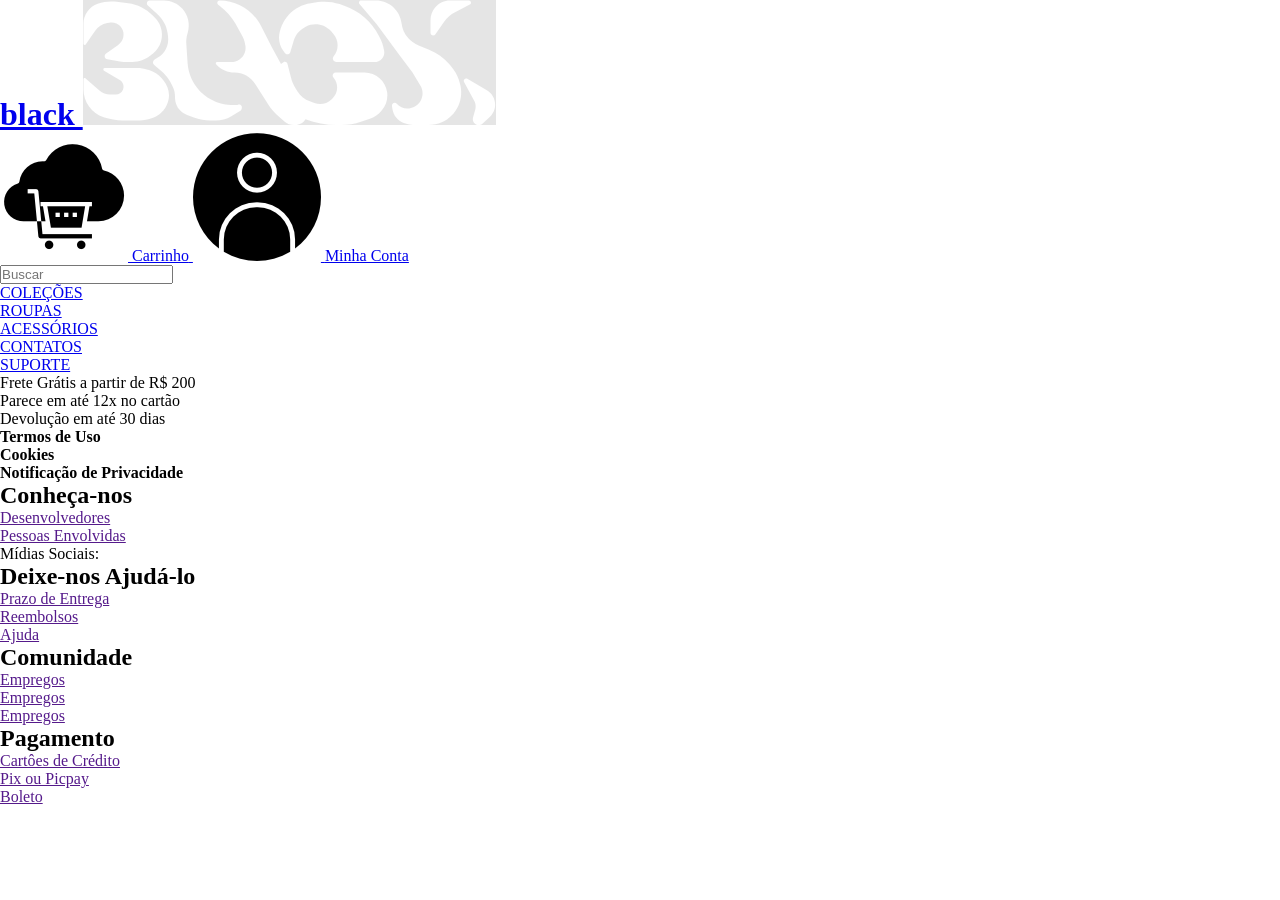
<file: Backinblack/index.HTML>
<!DOCTYPE html>
<html lang="pt-br">
<head>
  <meta charset="UTF-8">
  <meta http-equiv="X-UA-Compatible" content="IE=edge">
  <meta name="viewport" content="width=device-width, initial-scale=1.0">
  <title>back to black</title>
  <link rel="stylesheet" href="css/style.css">
</head>
<body>
  <header>
    <a href="index.html">
      <h1>
        black
        <img src="image/black.svg" alt="">
      </h1>
    </a>


    <div class="settings-account">
      <a href="#">
        <img src="image/carrinho.png" alt="">
        <span>Carrinho</span>
      </a>

      <a href="#">
        <img src="image/icone.png" alt="">
        <span>Minha Conta</span>
      </a>
    </div>

    <div class="search-mech">
      <label for="searching"></label>
      <input type="text" id="searching" placeholder="Buscar">
    </div>

  </header>
  <nav>
    <ul>
      <li><a href="pages/pg-colections.html">COLEÇÕES</a></li>
      <li><a href="pages/pg-clothes.html">ROUPAS</a></li>
      <li><a href="pages/pg-accessories.html">ACESSÓRIOS</a></li>
      <li><a href="pages/pg-contacts.html">CONTATOS</a></li>
      <li><a href="pages/pg-support.html">SUPORTE</a></li>
    </ul>
  </nav>

  <section>
    <div class="section-one">
      <p>
        <span>Frete Grátis</span> a partir de R$ 200
      </p>
    </div>
    <div class="section-one">
      <p>
        Parece em até <span>12x no cartão</span>
      </p>
    </div>
    <div class="section-one">
      <p>
        Devolução em até <span>30 dias</span>
      </p>
    </div>
  </section>
  <main>

  </main>
  <footer>
    <div>
        <h4>Termos de Uso</h4>
        <h4>Cookies</h4>
        <h4>Notificação de Privacidade</h4>
    </div>

    <div>
      <div>
        <h2>Conheça-nos</h2>
        <ul>
            <li>
              <a href="">
                Desenvolvedores
              </a>
            </li>
            <li>
              <a href="">
                Pessoas Envolvidas
              </a>
            </li>
            <li>

                <span>Mídias Sociais:</span>
                <a href=""></a>
                <a href=""></a>
                <a href=""></a>
                <a href=""></a>
                <a href=""></a>
            </li>
        </ul>
      </div>
      <div>
        <h2>
          Deixe-nos Ajudá-lo
        </h2>
        <ul>
            <li>
              <a href="">
                Prazo de Entrega
              </a>
            </li>
            <li>
              <a href="">
                Reembolsos
              </a>
            </li>
            <li>
              <a href="">
                Ajuda
              </a>
            </li>
        </ul>
      </div>
      <div>
        <h2>
          Comunidade
        </h2>
        <ul>
            <li>
              <a href="">
                Empregos
              </a>
            </li>
            <li>
              <a href="">
                Empregos
              </a>
            </li>
            <li>
              <a href="">
                Empregos
              </a>
            </li>
        </ul>
      </div>
      <div>
        <h2>
          Pagamento
        </h2>
        <ul>
            <li>
              <a href="">
                Cartôes de Crédito
              </a>
          </li>
            <li>
              <a href="">
                Pix ou Picpay
            </a>
          </li>
            <li>
              <a href="">
                Boleto
              </a>
          </li>
        </ul>
      </div>
    </div>
  </footer>

</body>
</file>
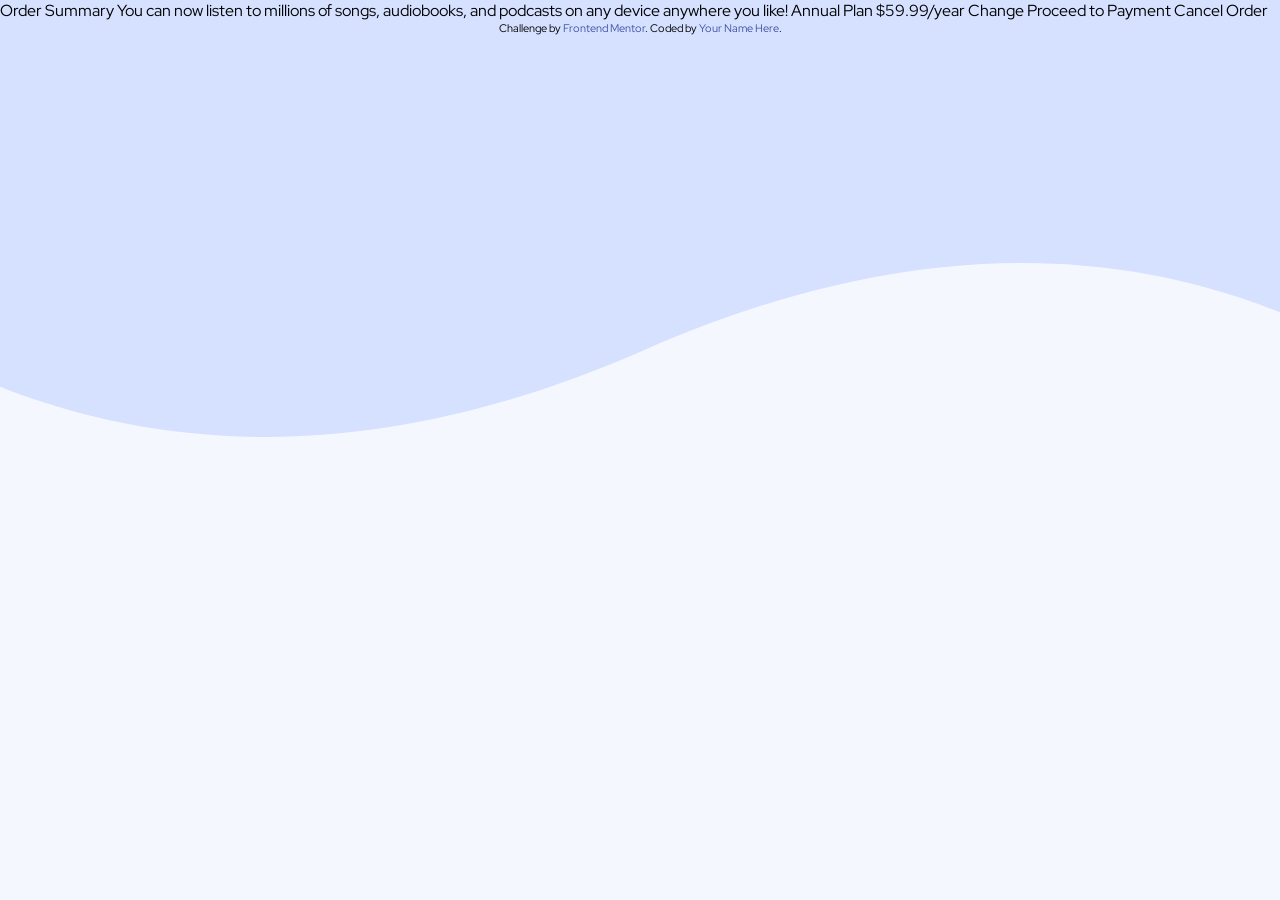
<file: billing-page-frontend-mentor/index.html>
<!DOCTYPE html>
<html lang="en">
<head>
  <meta charset="UTF-8">
  <meta name="viewport" content="width=device-width, initial-scale=1.0"> <!-- displays site properly based on user's device -->

  <link rel="icon" type="image/png" sizes="32x32" href="./images/favicon-32x32.png">
  <link rel="stylesheet" href="css/style-backup.css">

  <title>Frontend Mentor | Order summary card</title>

  <!-- Feel free to remove these styles or customise in your own stylesheet 👍 -->
  <style>
    .attribution { font-size: 11px; text-align: center; }
    .attribution a { color: hsl(228, 45%, 44%); }
  </style>
</head>
<body>

  Order Summary

  You can now listen to millions of songs, audiobooks, and podcasts on any
  device anywhere you like!

  Annual Plan
  $59.99/year

  Change

  Proceed to Payment
  Cancel Order

  <div class="attribution">
    Challenge by <a href="https://www.frontendmentor.io?ref=challenge" target="_blank">Frontend Mentor</a>.
    Coded by <a href="#">Your Name Here</a>.
  </div>
</body>
</html>
</file>
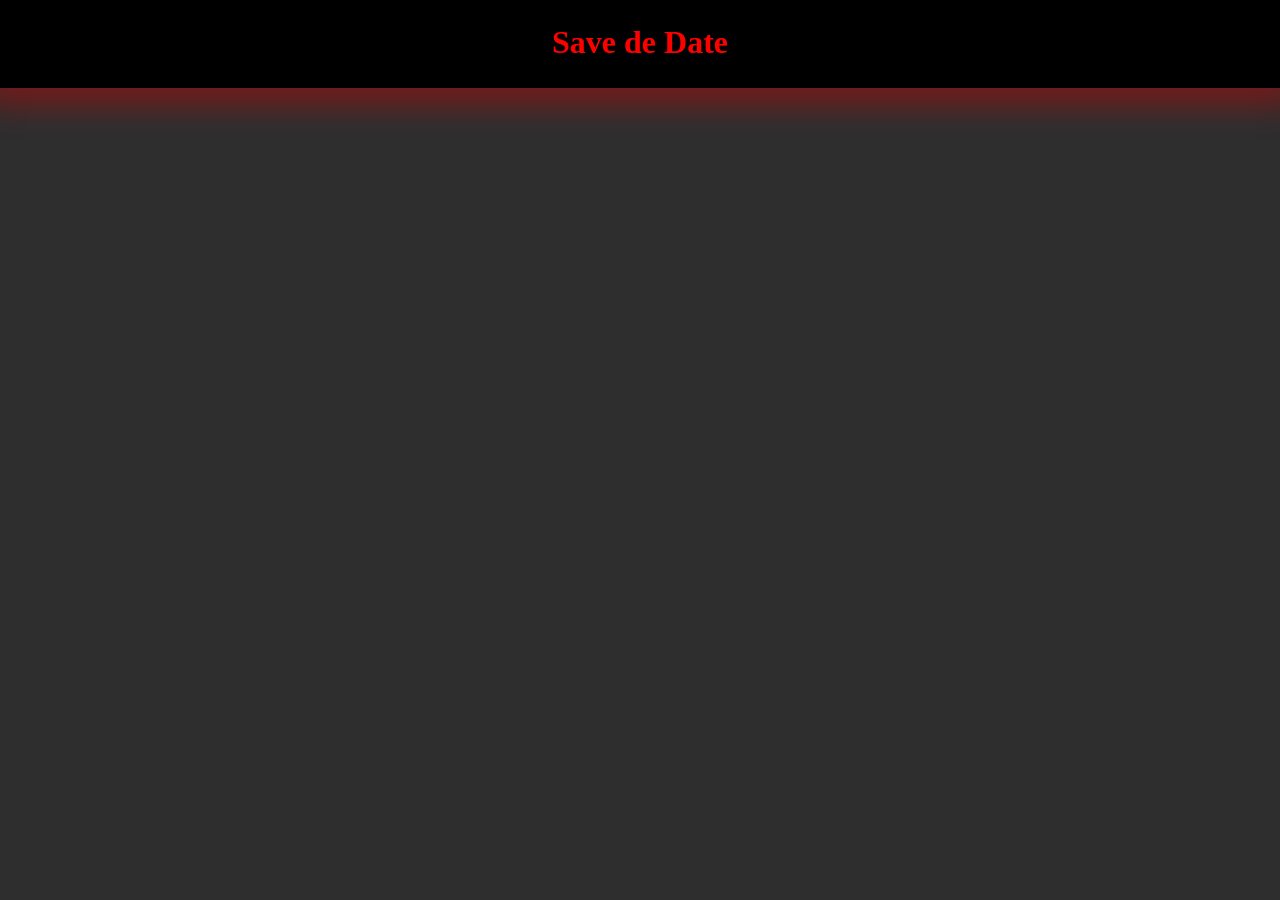
<file: date-choice/index.html>
<!DOCTYPE html>
<html lang="en">
<head>
  <meta charset="UTF-8">
  <meta http-equiv="X-UA-Compatible" content="IE=edge">
  <meta name="viewport" content="width=device-width, initial-scale=1.0">
  <title>Choice your Date - L4U Community</title>

  <!-- CSS -->
  <link rel="stylesheet" href="css/style.css">

  <!-- Google Fonts -->



</head>
<body>
  <header>
    <h1>
      Save de Date
    </h1>
  </header>

  <main>
    
  </main>
</body>
</html>
</file>
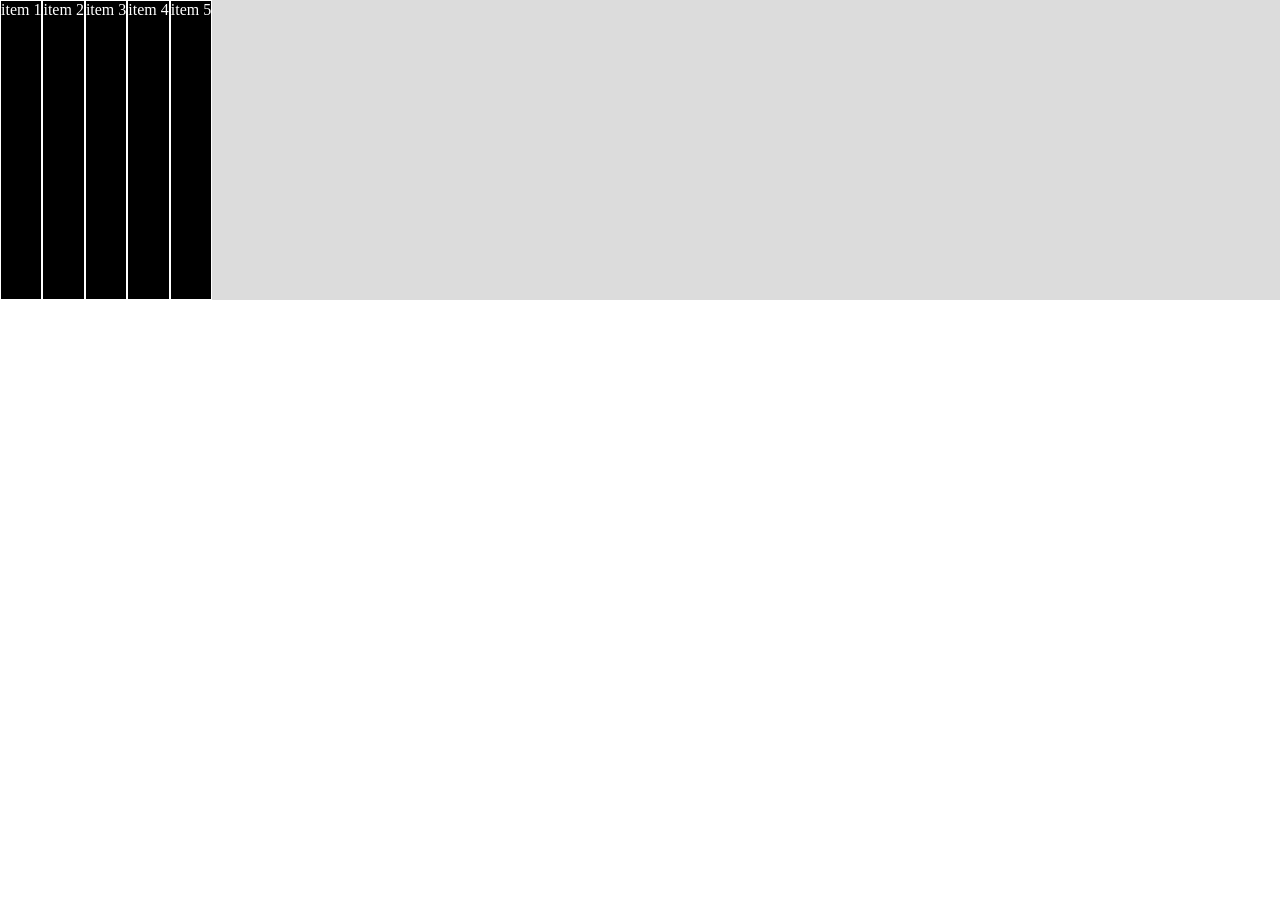
<file: flexboxreturn/index.html>
<!DOCTYPE html>
<html lang="en">
<head>
  <meta charset="UTF-8">
  <meta http-equiv="X-UA-Compatible" content="IE=edge">
  <meta name="viewport" content="width=device-width, initial-scale=1.0">
  <title>Flexbox Itens</title>

  <link rel="stylesheet" href="css/style.css">
</head>
<body>
  <div id="flex">
    <div class="item">item 1</div>
    <div class="item">item 2</div>
    <div class="item">item 3</div>
    <div class="item">item 4</div>
    <div class="item">item 5</div>
  </div>
</body>
</html>
</file>
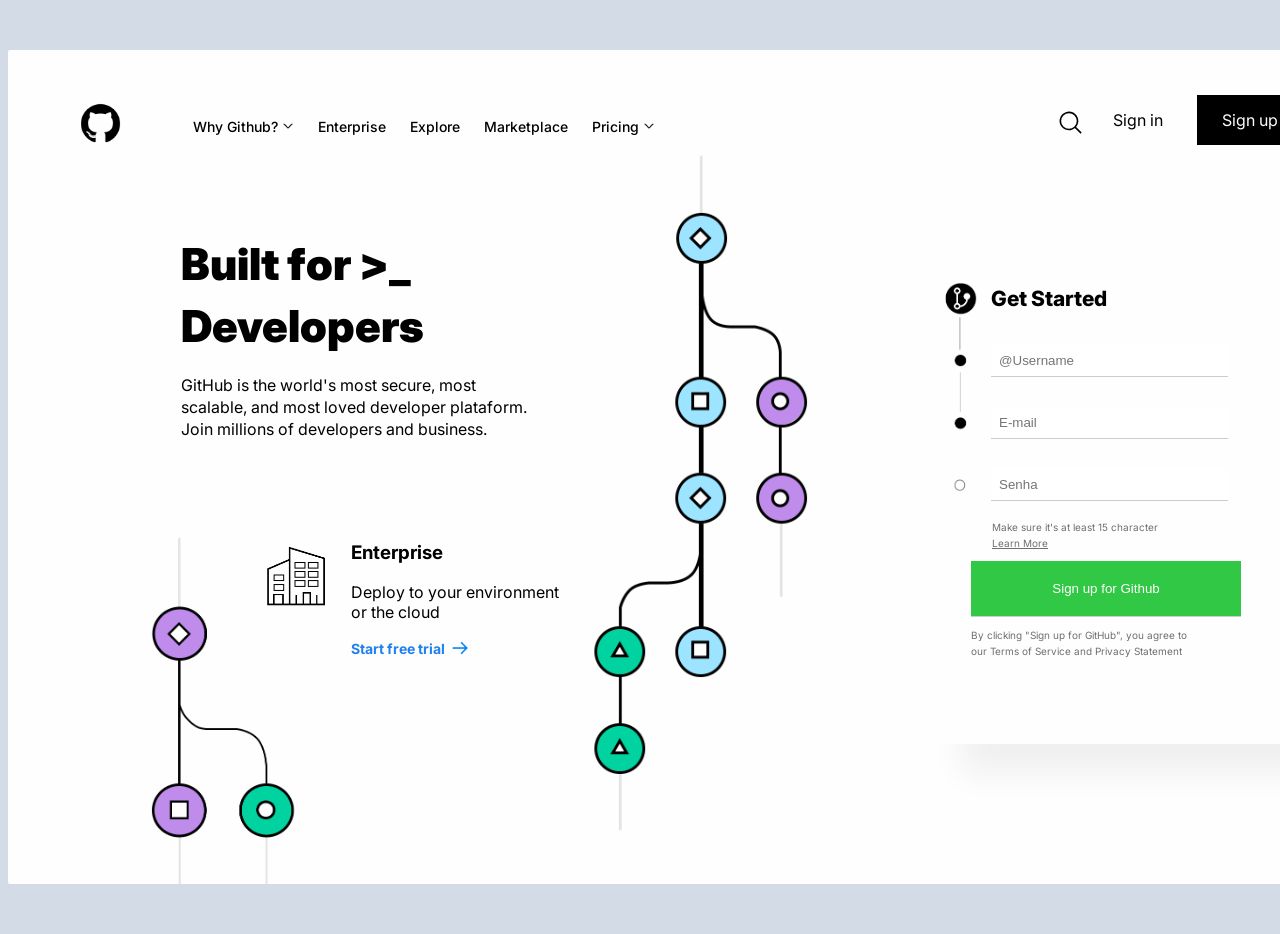
<file: github-page/index.html>
<!DOCTYPE html>
<html lang="pt-br">
<head>
  <meta charset="UTF-8">
  <meta http-equiv="X-UA-Compatible" content="IE=edge">
  <meta name="viewport" content="width=device-width, initial-scale=1.0">
  <title>Github Layout - DWAI</title>
  <!-- Turma: 2.4111.1M
       Aluno: Lucas Mateus de Lima Paulo
  -->
  <!--Addons-->
    <link rel="stylesheet" href="css/style.css">
    <link rel="preconnect" href="https://fonts.googleapis.com">
    <link rel="preconnect" href="https://fonts.gstatic.com" crossorigin>
    <link href="https://fonts.googleapis.com/css2?family=Inter:wght@100;200;300;400;500;600;700;800;900&display=swap" rel="stylesheet">

</head>
<body class="bglightgray">

  <div class="mainpage">
    <!--Header-->
    <div id="header">
      <div class="header-logo">
        <img class="img-logo" src="imgs/github-img.png" alt="">
      </div>

      <div class="header-navlist">

        <ul>
          <li>
            Why Github?
            <span class="dropdown-caret-ico">
              <img src="imgs/dropdown.png" alt="">
            </span>
          </li>
          <li>
            Enterprise
          </li>
          <li>
            Explore
          </li>
          <li>
            Marketplace
          </li>
          <li>
            Pricing
            <span class="dropdown-caret-ico">
              <img src="imgs/dropdown.png" alt="">
            </span>
          </li>
        </ul>
      </div>

      <div class="header-login">
        <span class="search-pin" href="#">
          <img src="imgs/search.svg" alt="">
        </span>
        <span class="bgwhite black sign">Sign in</span>
        <span class="bgblack white sign btnblack">Sign up</span>

      </div>

      <div class="clear"></div>

    </div>
    <!--X-->

    <!--Section-->
    <div class="body-section">

      <div class="section-left">
        <!--Texto Principal (left)-->
        <div class="text-elements">
          <div>
            <h1 class="text-left">Built for >_
              <span class="tiitle-text">Developers</span>
            </h1>
          </div>
          <div class="text-area">
           <p>
              GitHub is the world's most secure, most <span> scalable, and most loved developer plataform.</span>
              <span>Join millions of developers and business.</span>
            </p>
          </div>
        </div>

        <!-- Area Enterprise inferior (left) -->
        <div class="area-low-down">
            <div class="img-box">
              <img src="imgs/enterprise.png" alt="">
            </div>
          <div class="area-enterprise-text">
            <div class="tittle-box">
               <h3>Enterprise</h4>
            </div>
            <div class="text-box">
               <p>Deploy to your environment or the cloud</p>
            </div>
            <a href="#" class="blue">
              Start free trial
              <img class="right-arrow" src="imgs/right-arrow.png" alt="">
            </a>

          </div>
        </div>
        <!--X-->
      </div>


      <div class="section-right">

        <!--Body Formulario (right)-->
        <div class=" mainform">
          <!--Formulario (right)-->
          <form>
            <h2>
              Get Started
            </h2>
            <label for="user.name"></label>
            <input type="text" id="user.name" placeholder="@Username">
            <label for="user.email"></label>
            <input type="email" id="user.email" placeholder="E-mail">
            <label for="user.password"></label>
            <input type="password" id="user.password" placeholder="Senha" class="lastinput">

              <p class="input-subtitle">
                Make sure it's at least 15 character
                <a href="#"> Learn More</a>
              </p>
            <input id="submitform" type="submit" value="Sign up for Github">
            <p class="privacy-political">
              By clicking "Sign up for GitHub", you agree to our Terms of Service and Privacy Statement
            </p>
          </form>

        </div>

      </div>

    </div> <!--Fim do Body Section -->

  </div> <!-- Fim do Mainpage -->
</body>
</html>
</file>
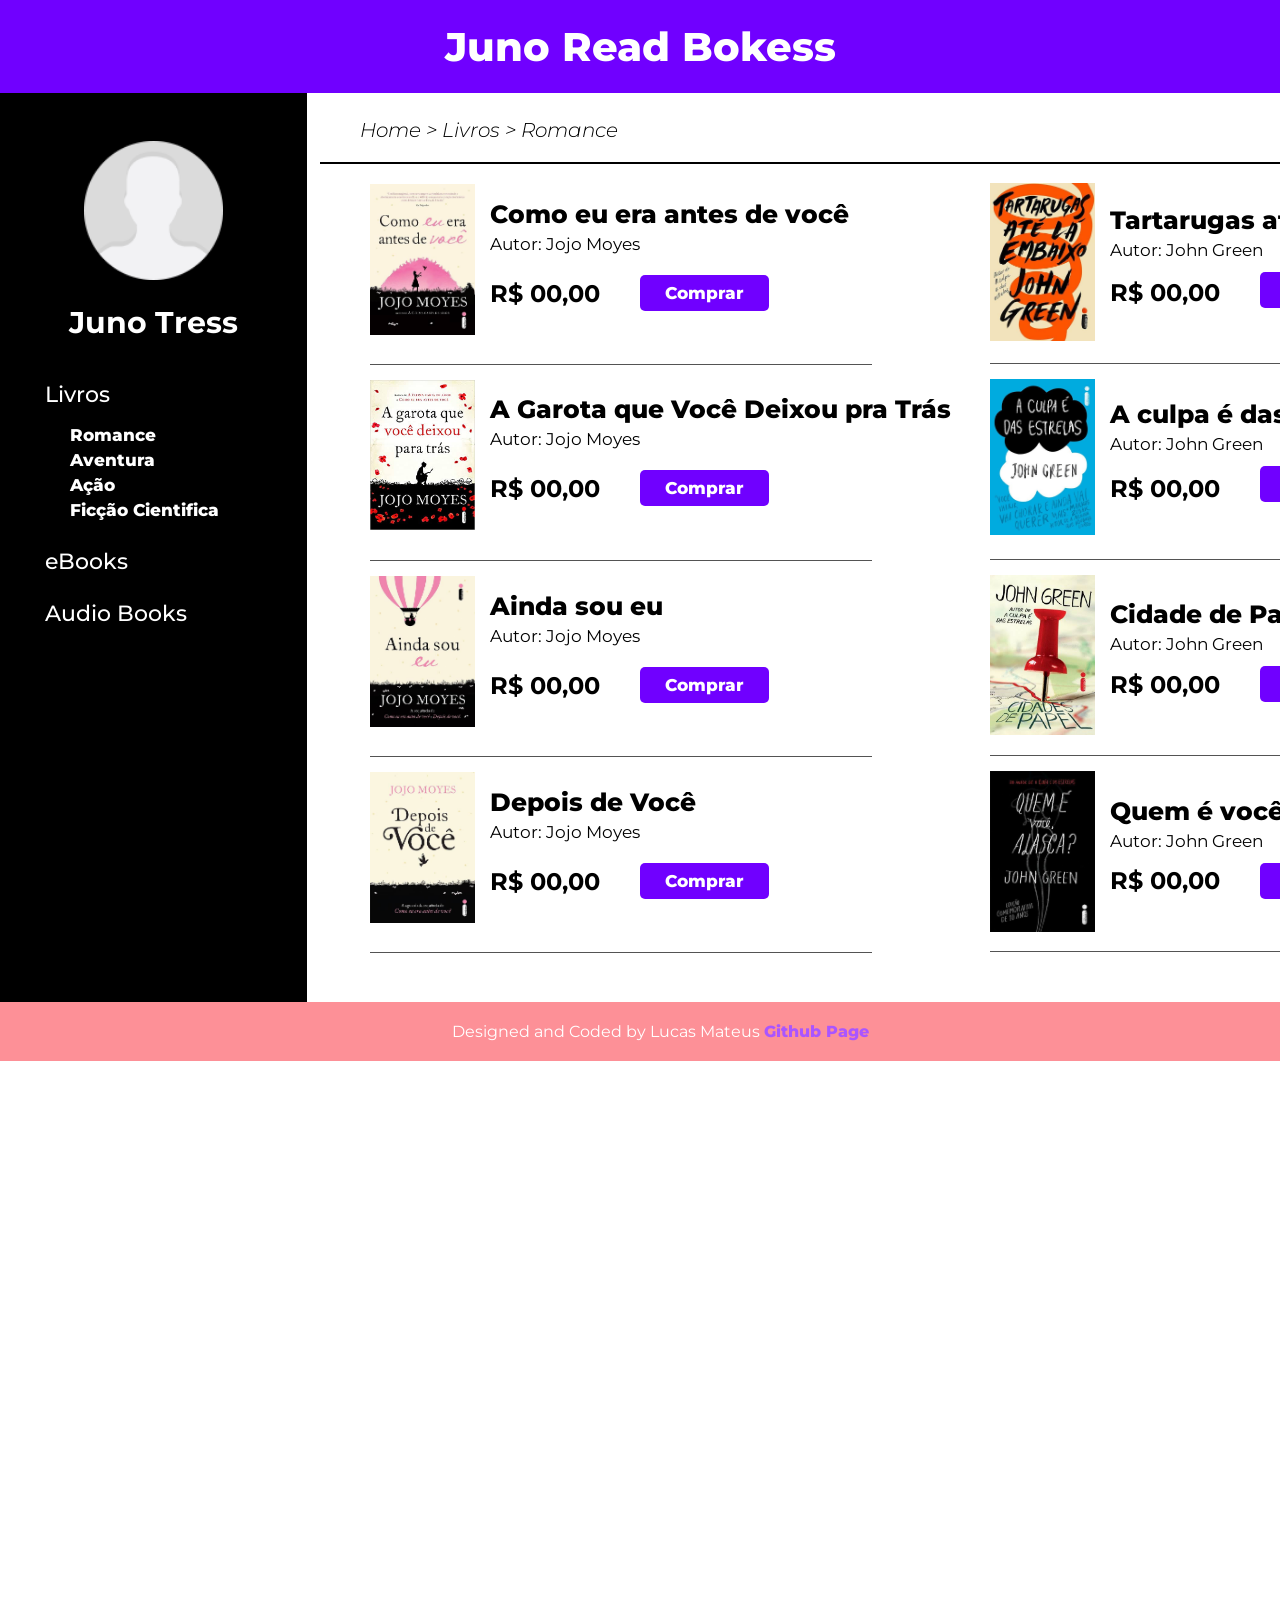
<file: juno-atividade/index.html>
<!DOCTYPE html>
<html lang="en">
<head>
  <meta charset="UTF-8">
  <meta http-equiv="X-UA-Compatible" content="IE=edge">
  <meta name="viewport" content="width=device-width, initial-scale=1.0">
  <title>Page Book Sell</title>

  <!-- Link css-->
  <link rel="stylesheet" href="css/style.css">

  <!-- -->
</head>
<body>

  <main id="main-reader">
      <div class="top-bar">
        <h3>
          Juno Read Bokess
        </h3>
      </div>


      <div class="left-side-bar">
        <div class="personal">
          <img src="image/icon-avatar/0.png" alt="">
          <h2>Juno Tress</h2>
        </div>

        <div class="list-search">
          <ul>
            <li class="lists-types">Livros
              <ul class="under-list">
                <li> <a href="">Romance</a></li>
                <li> <a href="">Aventura</a> </li>
                <li> <a href="">Ação</a> </li>
                <li> <a href="">Ficção Cientifica</a> </li>
              </ul>
            </li>
            <li class="lists-types">eBooks</li>
            <li class="lists-types">Audio Books</li>
          </ul>
        </div>
      </div>

      <div class="central-side">
        <div class="central-tittle">
          <p>Home > Livros > Romance</p>
        </div>
        <div class="list-side-left">
          <ul>
            <li>
              <img src="image/capas dos livros/ante-d-vc.jpeg" alt="">
              <h4>Como eu era antes de você</h4>
              <p>Autor: Jojo Moyes</p>
              <h5>R$ 00,00 </h5>
              <a href="#">Comprar</a>
            </li>
            <li>
              <img src="image/capas dos livros/girl-leav-behind.jpeg" alt="">
              <h4>A Garota que Você Deixou pra Trás</h4>
              <p>Autor: Jojo Moyes</p>
              <h5>R$ 00,00 </h5>
              <a href="#">Comprar</a>
            </li>
            <li>
              <img src="image/capas dos livros/im.jpeg" alt="">
              <h4>Ainda sou eu</h4>
              <p>Autor: Jojo Moyes</p>
              <h5>R$ 00,00 </h5>
              <a href="#">Comprar</a>
            </li>
            <li>
              <img src="image/capas dos livros/depoisdvc.jpeg" alt="">
              <h4>Depois de Você</h4>
              <p>Autor: Jojo Moyes</p>
              <h5>R$ 00,00 </h5>
              <a href="#">Comprar</a>
            </li>
          </ul>
        </div>

        <div class="list-side-right">
          <ul>
            <li>
              <img src="image/capas dos livros/turtles.jpeg" alt="">
              <h4>Tartarugas até Lá Embaixo</h4>
              <p>Autor: John Green</p>
              <h5>R$ 00,00 </h5>
              <a href="#">Comprar</a>
            </li>
            <li>
              <img src="image/capas dos livros/culpa-das-estrelas.jpeg" alt="">
              <h4>A culpa é das culpa-das-estrelas</h4>
              <p>Autor: John Green</p>
              <h5>R$ 00,00 </h5>
              <a href="#">Comprar</a>
            </li>
            <li>
              <img src="image/capas dos livros/paper-city.jpeg" alt="">
              <h4>Cidade de Papel</h4>
              <p>Autor: John Green</p>
              <h5>R$ 00,00 </h5>
              <a href="#">Comprar</a>
            </li>
            <li>
              <img src="image/capas dos livros/alaska.jpeg" alt="">
              <h4>Quem é você, Alasca?</h4>
              <p>Autor: John Green</p>
              <h5>R$ 00,00 </h5>
              <a href="#">Comprar</a>
            </li>
          </ul>
        </div>
      </div>

  </main>
  <footer id="footer-signed">
    Designed and Coded by Lucas Mateus <a href="https://github.com/lucasmateuslid">Github Page</a>
  </footer>

</body>
</html>
</file>
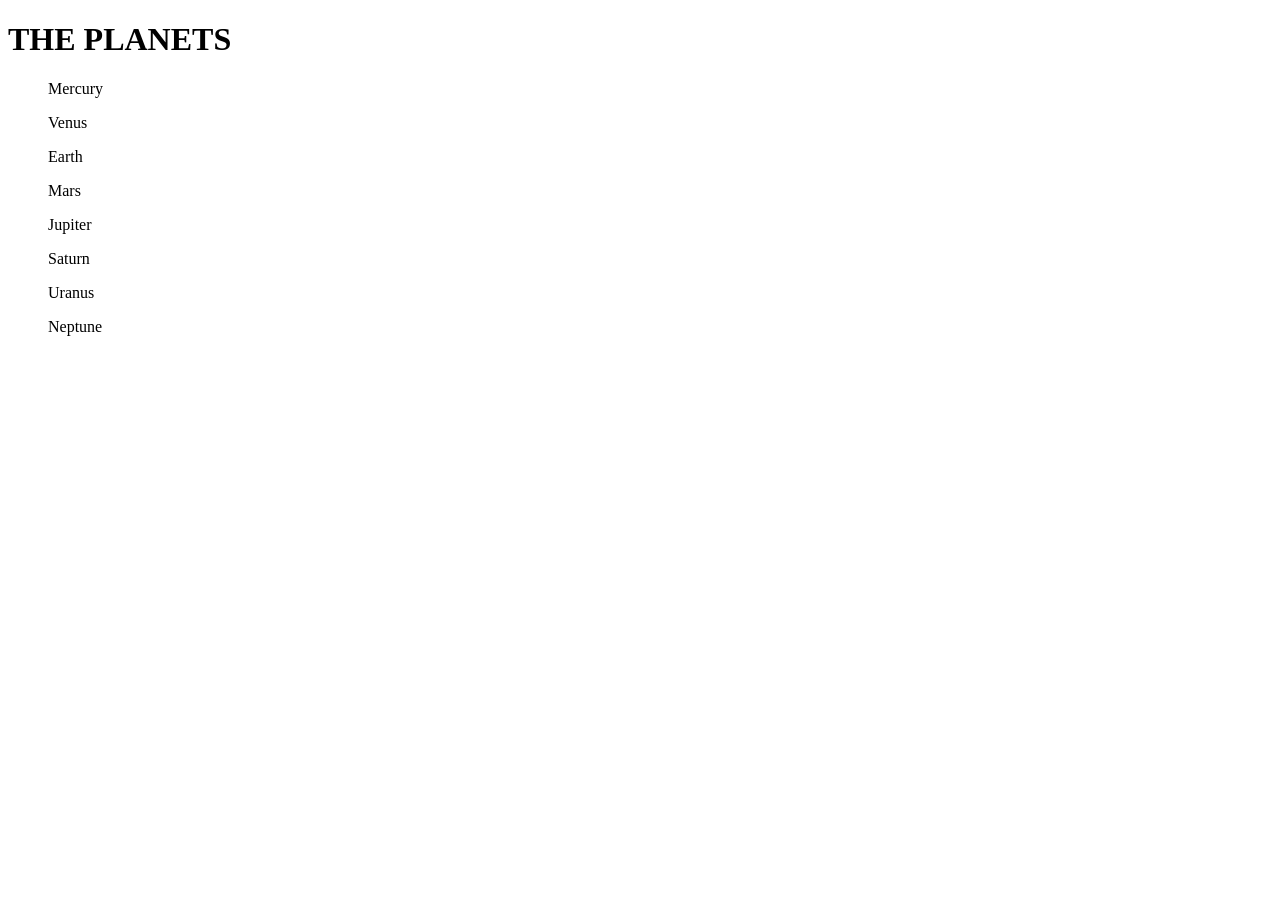
<file: mercury/index.html>
<!DOCTYPE html>
<html lang="en">
<head>
  <meta charset="UTF-8">
  <meta http-equiv="X-UA-Compatible" content="IE=edge">
  <meta name="viewport" content="width=device-width, initial-scale=1.0">
  <title>THE PLANETS</title>
</head>
<body>
  <header>
    <div class="main-header">

      <div id="logo">
        <h1>THE PLANETS</h1>
      </div>
      <div class="nav-bar">
        <ul class="li">Mercury</ul>
        <ul class="li">Venus</ul>
        <ul class="li">Earth</ul>
        <ul class="li">Mars</ul>
        <ul class="li">Jupiter</ul>
        <ul class="li">Saturn</ul>
        <ul class="li">Uranus</ul>
        <ul class="li">Neptune</ul>
      </div>
    </div>
  </header>

  <main>
    
  </main>

</body>
</html>
</file>
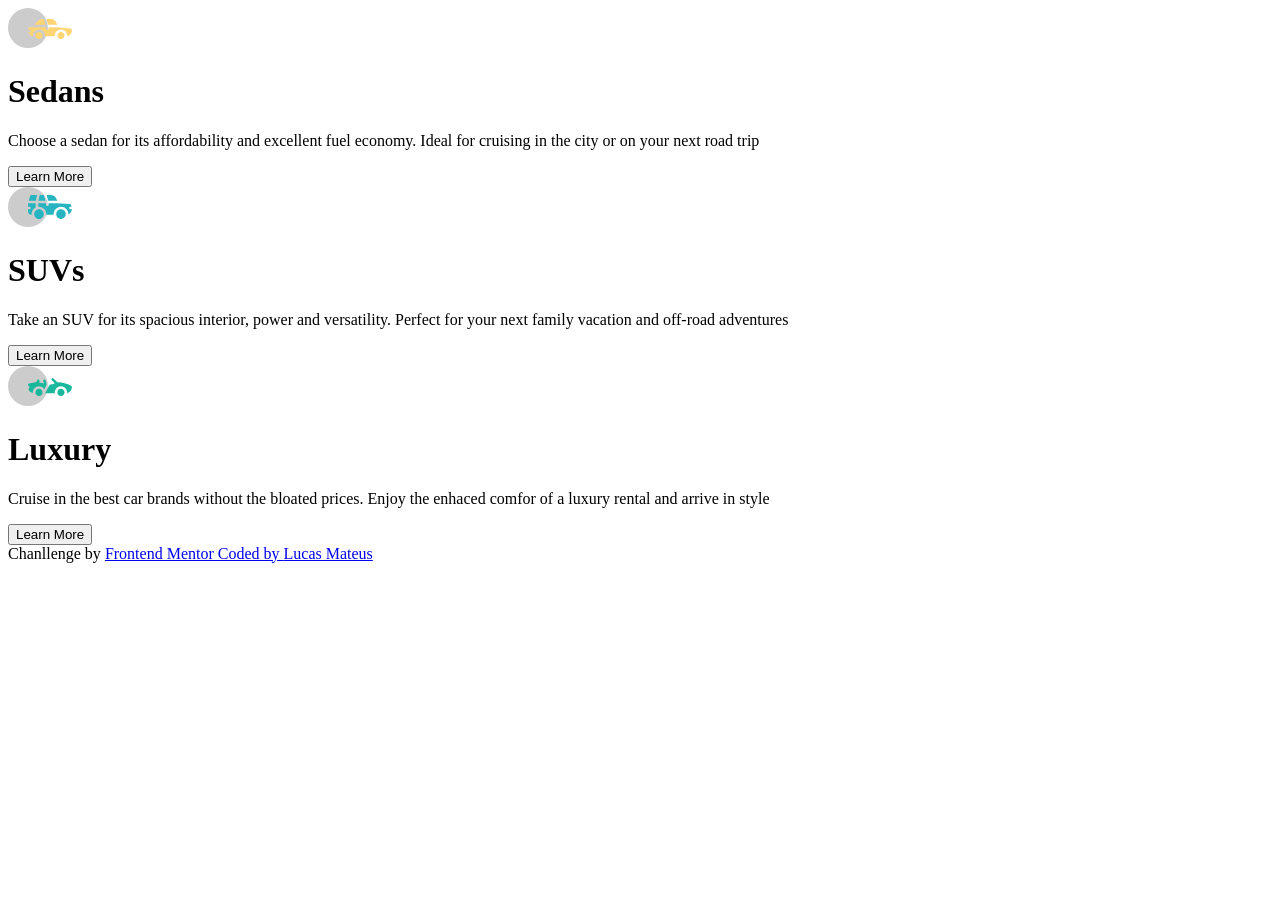
<file: preview-site-column/index.html>
<!DOCTYPE html>
<html lang="en">
<head>
  <meta charset="UTF-8">
  <meta http-equiv="X-UA-Compatible" content="IE=edge">
  <meta name="viewport" content="width=device-width, initial-scale=1.0">

  <!--Links Sets-->
  <link rel="stylesheet" href="css/index.css">
  <link rel="icon" type="image/png" sizes="32x32" href="images/favicon-32x32.png">

  <title>Frontend Mentor | 3 Column Cards Preview</title>
</head>
<body>
  <div class="main">
    <main>
      <div class="flex-item-1 flex-item">
        <img src="images/icon-sedans.svg" alt="carx-sedans">
        <h1>Sedans</h1>
        <p>Choose a sedan for its affordability and excellent fuel economy. Ideal for cruising in the city or on your next road trip</p>

        <button class="flex-1"> Learn More</button>
      </div>

      <div class="flex-item-2 flex-item">
        <img src="images/icon-suvs.svg" alt="carx-suvs">
        <h1>SUVs</h1>
        <p>Take an SUV for its spacious interior, power and versatility. Perfect for your next family vacation and off-road adventures</p>

        <button class="flex-1"> Learn More</button>

      </div>

      <div class="flex-item-3 flex-item">
        <img src="images/icon-luxury.svg" alt="carx-luxury">
        <h1>Luxury</h1>
        <p>Cruise in the best car brands without the bloated prices. Enjoy the enhaced comfor of a luxury rental and arrive in style</p>

        <button class="flex-3">Learn More</button>


      </div>
    </main>
  </div>

  <footer class="atrit">
    Chanllenge by <a href="https://www.frontendmentor.io?ref=challenge" target="_blank">Frontend Mentor Coded by <a href="#">Lucas Mateus</a></a>
  </footer>
</body>
</html>
</file>
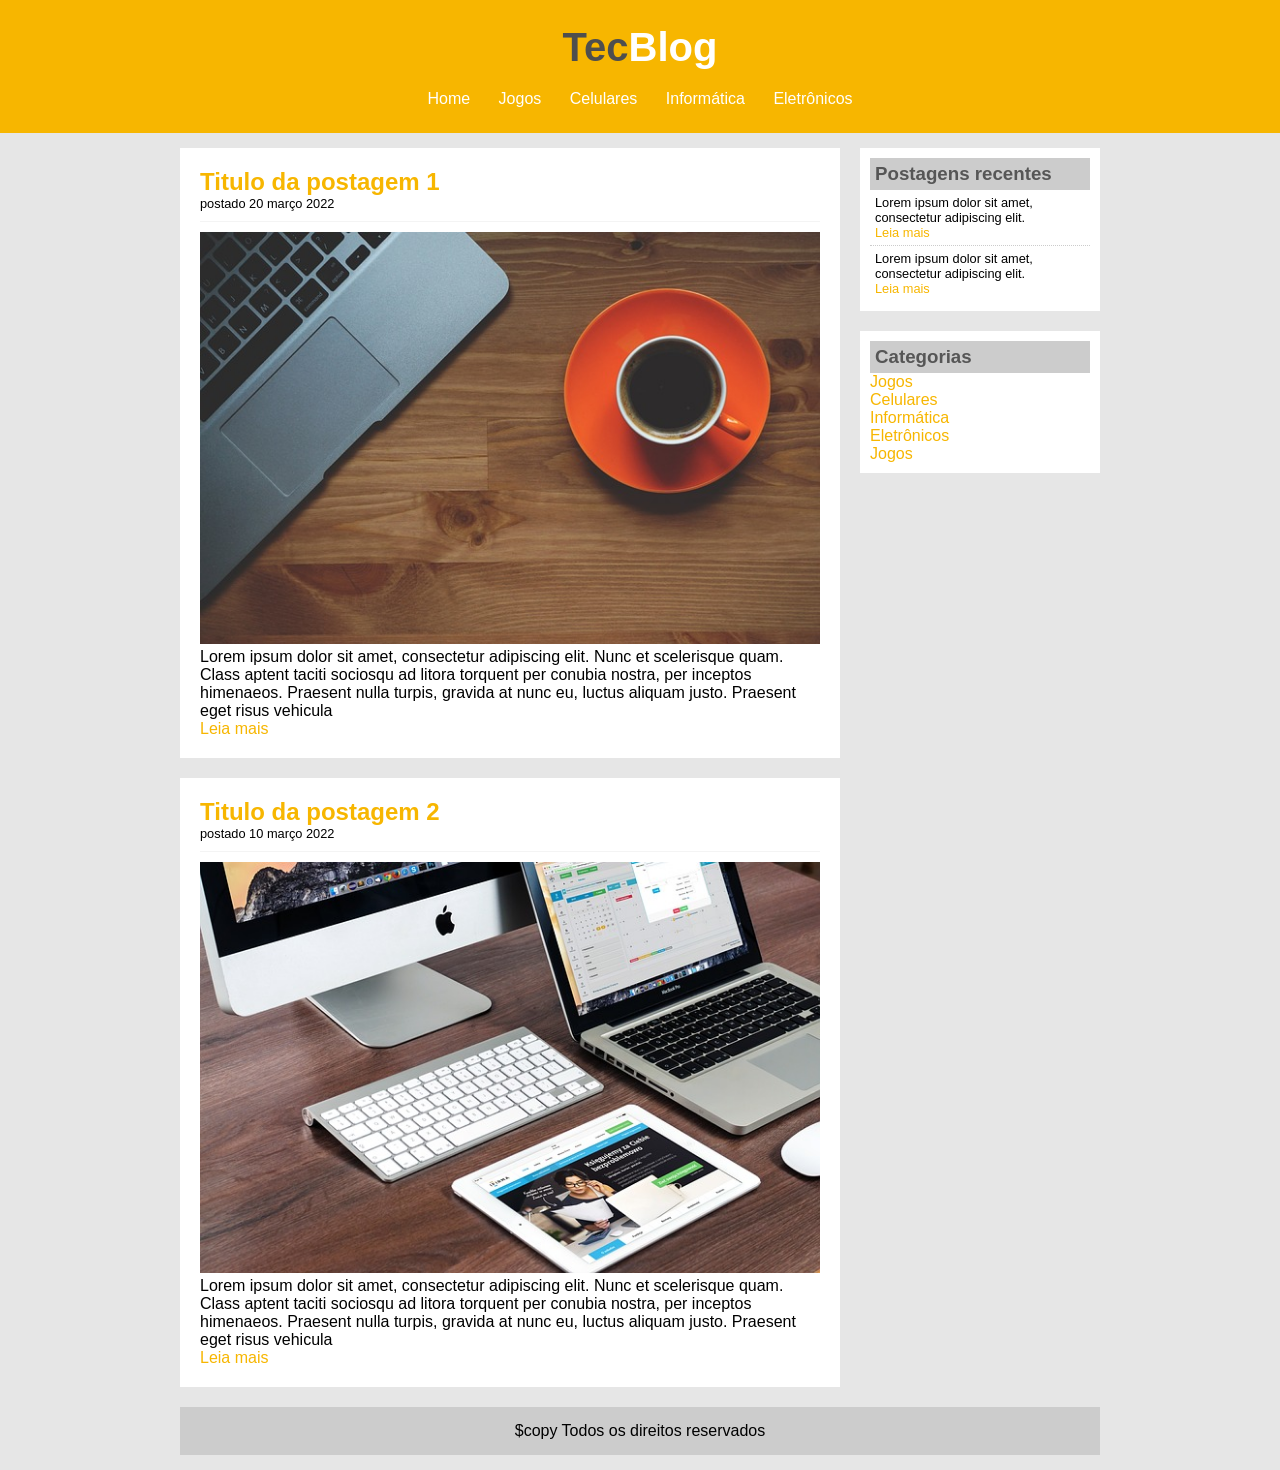
<file: tecblog/index.html>
<!DOCTYPE html>
<html>

<head>
  <title>TecBlog - O seu Blog de tecnologia</title>
  <meta charset="utf-8">
  <link rel="stylesheet" type="text/css" href="style.css">
</head>

<body>

  <div id="area-cabecalho">

    <div id="area-logo">
      <h1>Tec<span class="branco">Blog</span></h1>
    </div>
    <div id="area-menu">
      <a href="index.html">Home</a>
      <a href="jogos.html">Jogos</a>
      <a href="celulares.html">Celulares</a>
      <a href="informatica.html">Informática</a>
      <a href="eletronicos.html">Eletrônicos</a>
    </div>

  </div>

  <div id="area-principal">

    <div id="area-postagens">

      <!-- abertura postagem -->
      <div class="postagem">
        <h2>Titulo da postagem 1</h2>
        <span class="data-postagem">postado 20 março 2022</span>
        <img width="620px" src="imgs/imagem1.jpg">
        <p>
          Lorem ipsum dolor sit amet, consectetur adipiscing elit. Nunc et scelerisque quam. Class aptent taciti
          sociosqu ad litora torquent per conubia nostra, per inceptos himenaeos. Praesent nulla turpis, gravida at nunc
          eu, luctus aliquam justo. Praesent eget risus vehicula
        </p>
        <a href="">Leia mais</a>
      </div>
      <!--// fechamento postagem -->

      <!-- abertura postagem -->
      <div class="postagem">
        <h2>Titulo da postagem 2</h2>
        <span class="data-postagem">postado 10 março 2022</span>
        <img width="620px" src="imgs/imagem2.jpg">
        <p>
          Lorem ipsum dolor sit amet, consectetur adipiscing elit. Nunc et scelerisque quam. Class aptent taciti
          sociosqu ad litora torquent per conubia nostra, per inceptos himenaeos. Praesent nulla turpis, gravida at nunc
          eu, luctus aliquam justo. Praesent eget risus vehicula
        </p>
        <a href="">Leia mais</a>
      </div>
      <!--// fechamento postagem -->

    </div>
    <div id="area-lateral">


      <div class="conteudo-lateral">
        <h3>Postagens recentes</h3>

        <div class="postagem-lateral">
          <p>Lorem ipsum dolor sit amet, consectetur adipiscing elit.</p>
          <a href="">Leia mais</a>
        </div>

        <div class="postagem-lateral" style="border-bottom: none;">
          <p>Lorem ipsum dolor sit amet, consectetur adipiscing elit.</p>
          <a href="">Leia mais</a>
        </div>

      </div>

      <div class="conteudo-lateral">
        <h3>Categorias</h3>

        <a href="">Jogos</a><br>
        <a href="">Celulares</a><br>
        <a href="">Informática</a><br>
        <a href="">Eletrônicos</a><br>
        <a href="">Jogos</a><br>

      </div>


    </div>

    <div id="rodape">
      $copy Todos os direitos reservados
    </div>

  </div>

</body>

</html>
</file>
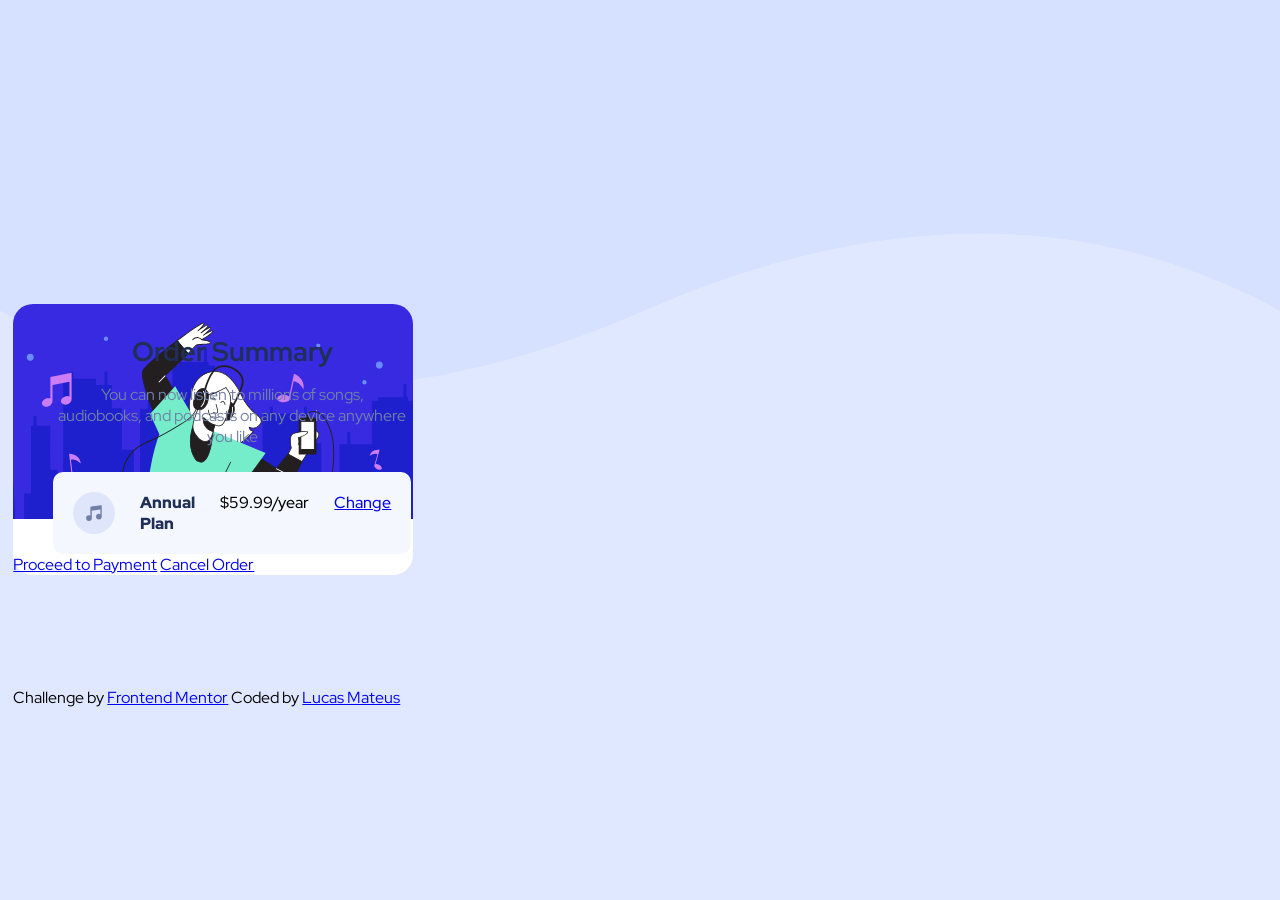
<file: billing-page-frontend-mentor/main.html>
<!DOCTYPE html>
<html lang="en">
<head>
  <meta charset="UTF-8">
  <meta http-equiv="X-UA-Compatible" content="IE=edge">
  <meta name="viewport" content="width=device-width, initial-scale=1.0">

  <!-- fav icon -->
  <link rel="stylesheet" href="./images/favicon-32x32.png">

  <!--CSS-->
  <link rel="stylesheet" href="css/style.css">

  <title>Frontend Mentor | Order summary card</title>
</head>
<body>
  <div class="body-main">
    <main>

      <div class="main-section">
      <div class="tittle-card">
        <h1>Order Summary</h1>
      </div>

        <div class="section-mid paragraph-set">
          <p class="read-opt"> You can now listen to millions of songs, audiobooks, and podcasts on any device anywhere you like</p>

          <div class="section-plan">

            <img src="/billing-page-frontend-mentor/images/icon-music.svg" class="music-icon" alt="">
            <p class="section-mid-plan plan-texts">
              Annual Plan

            </p>
            <span class="plan-texts plan-price">
              $59.99/year
            </span>
            <span>
              <a href="#" class="plan-texts">
                Change
              </a>
            </span>
            </div>
            <div class="section-order">
              <div class="button-proceed">
                <a href="#" class="btn-confirm">Proceed to Payment</a>

                <a href="#" class="btn-cancel"> Cancel Order </a>
            </div>
          </div>
        </div>
      </div>
    </main>

    <footer>
      <div class="attribution">
        Challenge by <a href="https://www.frontendmentor.io?ref=challenge" target="_blank">Frontend Mentor</a>
        Coded by <a href="#">Lucas Mateus</a>
      </div>
    </footer>
  </div>
</body>
</html>
</file>
<file: Backinblack/css/style.css>
*{
  padding: 0;
  margin: 0;
}
</file>
<file: billing-page-frontend-mentor/css/style-backup.css>
/* Google Font API */
@import url('https://fonts.googleapis.com/css2?family=Red+Hat+Display:ital,wght@0,300;0,400;0,500;0,600;0,700;0,800;0,900;1,300;1,400;1,500;1,600;1,700;1,800;1,900&display=swap');
/* Reset site css status */
*, ::after, ::before{
 margin: 0;
  padding: 0;
  box-sizing: border-box;
  max-width: 1440px;
  max-height: 2560px;
  width: 100%;

}

html {
  font-family: 'Red Hat Display', sans-serif;
  scroll-behavior: smooth;

}


h1, h2, h3, h4, h5, ul, li, a, p{
  margin: 0;
}

ul{
  padding: 0;
  list-style-type: none ;
}

a{
  text-decoration: none;
}

img{
  max-width: 100%;
  height: auto;
}


/* presets */

.attribution {
  font-size: 11px;
  text-align: center;
}

.attribution a{
  color: hsl(228, 45%, 44%);
}
.paragraph-set {
  font-size: 16px;
}

/* Variables */

:root{
  --card-width: 4rem;

  /* Colors */
    /* primary colors */
    --pale-blue: hsl(225, 100%, 94%);
    --bright-blue: hsl(245, 75%, 52%);

    /* Neutral */
    --very-pale-blue: hsl(225, 100%, 98%);
    --desaturated-blue: hsl(224, 23%, 55%);
    --dark-blue: hsl(223, 47%, 23%);

  /* font and typo */
  --body-font: 'Red Hat Display', sans-serif;
  --biggest-font-size: 2.25rem;
  --h1-font-size: 1.5rem;
  --h2-font-size: 1.25rem;
  --h3-font-size: 1rem;
  --normal-font-size: 0.938rem;
  --small-font-size: 0.813rem;
  --smaller-font-size: 0.75rem;


}





/* main css start */

body{
      background: url(../images/pattern-background-desktop.svg) top center no-repeat hsl(225, 100%, 98%);

}
  .body-main {
    width: 100%;
    height: 100%;

  }

  .body-main main {
    margin: 7rem auto;
    background: #fff url(../images/illustration-hero.svg) top center no-repeat;
    background-size: 110%;
    border-radius: 30px;
    padding: 12rem 0.8rem;
    text-align: center;
    width: 35%;
    box-shadow: 2px 3px 40px 0px rgba(87, 87, 87, 0.624);
  }


  .main-section {
    margin-top: 25%;
  }
  .tittle-card h1 {
    font-size: 25px;
    font-weight: 900;
    color: hsl(223, 47%, 23%) ;
  }

  .section-mid p.read-opt{
    font-weight: 500;
    color: hsl(224, 23%, 55%) ;
    width: 80%;
    text-align: center;
    margin: 5% auto;

  }

  .section-plan {
    background: url(../images/icon-music.svg) 5% 50% no-repeat;
    background-color: hsl(225, 100%, 98%) ;
    width: 70%;
    padding-top: 1.3rem;
    padding-bottom: 1.3rem;
    padding-right: 2.4rem;
    padding-left: 2.4rem;
    border-radius: 5px;
    margin: 2% auto;
    display: absolute;
  }

  .section-plan p {
    font-weight: 700;
    display: block;
    color: hsl(223, 47%, 23%);
    text-align: left;
    margin-left: 25%;
    margin-top: 2%;

  }

  span.plan-price {
    color: hsl(224, 23%, 55%);
    text-align: left;

  }

  .section-plan span a {
    position: relative;
    top: -15px;
    right: -20%;
    font-weight: 700;
    font-size: 13px;
  }
  .section-plan span a:hover {
    text-decoration: none;
    color: hsl(224, 23%, 55%) ;
  }

.section-order {
  margin-top: 10%;
}

.section-order a.btn-confirm {
  margin: 3% auto;
  margin-top: 5%;
  background: hsl(245, 75%, 52%) ;
  padding: 3% 15%;
  color:hsl(225, 100%, 98%);
  display: block;
  border-radius: 15px;
  width: 75%;
  font-weight: 700;
  text-decoration: none;
  box-shadow: 3px 5px 5px #c4c4c4;

}
.section-order a.btn-confirm:hover{
  background-color:hsl(224, 23%, 55%);
}

.section-order a.btn-cancel {
  color: hsl(224, 23%, 55%);
  text-decoration: none;
  font-weight: 700;
}
.section-order a.btn-cancel:hover {
  color: hsl(223, 47%, 23%);
}
</file>
<file: date-choice/css/style.css>
*{
  margin: 0;
  padding: 0;
  box-sizing: border-box;
  max-width: 1920px;
  max-height: 1080px;
}
body{
  background: #2e2e2e;
}

header{
  width: 100%;
  height: 5.5rem;
  background-color: #000000;
  box-shadow: 0px 5px 27px 14px #d0000064;
}

h1{
  text-align: center;
  color: red;
  padding: 1.5rem;
}

main{
}
</file>
<file: flexboxreturn/css/style.css>
*{
  margin: 0;
  padding: 0;
  box-sizing: border-box;
}

#flex {
  background: #DCDCDC;
  height: 300px;
  display: flex;
}

.item {
  color: #FFF;
  background: #000;
  border: 1px solid white ;

}
</file>
<file: github-page/css/style.css>
/* BODY e MAINPAGE */
body{
   font-family: 'Inter', sans-serif;
 }
 .clear{
   clear: both;
 }
 /* Config do Mainpage */
 .mainpage {
  width: 1366px;
  margin: 50px auto;
  border-radius: 2px;
      background: #fefefe url(../imgs/flux1.png) no-repeat 34em 5em;
      background-size: 21rem ;
}

/* Cores e backgrounds */
    .blue{
      color: #1F80EE;
    }
    .white{
      color: #fefefe;
    }
    .bgwhite{
      background-color: #fefefe;
    }
    .bgblack{
      background-color: #000;
    }
    .bglightgray{
      background-color: #d3dce6;
    }



/* HEADER */
  #header {
    max-height: 120px;
    margin: 15px 70px;
    padding-top: 50px;
    position: relative;
  }
    /* Logo and nav */
      img.img-logo {
        max-width: 45px;
        float: left;

      }
      .header-navlist {
        margin-left: 65px;

      }
      .header-navlist ul li {
        list-style-type: none;
        text-decoration: none;
        margin: 10px;
        display: inline;
        font-size: 14px;
        font-weight: 500;
        line-height: 160%;
      }
      .dropdown-caret-ico img{
        max-width: 12px;
      }
    /* Header Login */
      .header-login{
        position: absolute;
        top: 60px;
        right: 1px;
        cursor: pointer;
      }

      .search-pin img{
        width: 25px;
        float: left;
      }
      .sign {
        padding: 15px 25px  ;
        margin-left: 5px;
      }
      .btnblack:hover{
        padding: 15px 25px  ;
        border: 1px solid black;
        background-color: #fefefe;
        color: #000;

      }
  /* - X - */


/* Config Section */
    /* Section */
    .body-section {
      height: 650px;
      max-width: 1080px;
      margin: 80px auto 0px auto;
      position: relative;
      background: url(../imgs/flux2.png) no-repeat -2em 18.5em;
      background-size: 12em;

    }
      /*Section left area */

          h1.text-left {
          width: 300px;
          line-height: 140%;
          font-size: 44px;
          font-weight: 900;
          margin-bottom: 10px;
          }
          .text-elements{
            margin-left: 30px;
          }
          .text-area p{
            font-size: 16px;
            line-height: 140%;

          }
          .text-area{
            width: 360px;
          }
            /* Sub Area */


              .area-low-down{
                margin-top: 100px;
                margin-left: 120px;
              }
              .area-low-down a{
                text-decoration: none;
                font-weight: 700;
                font-size: 14px;
                line-height: 160%;
              }
              .area-enterprise-text{
                margin: 80px;
              }
             .text-box{
                width: 220px;
              }
              .img-box{
                position: absolute;
                left: 110px;
                margin-right: 30px;

              }
              .img-box img{
                width: 70px;
              }
              img.right-arrow{
                width: 20px;
                position: absolute;
                margin-left: 5px ;
              }




      /* Section rigt area */
        .section-right{
          position: absolute;
          right: -60px;
          top: 10px;
          width: 400;
        }
        /* Form Config */
            .mainform{
              background: url(../imgs/tree-git.png) no-repeat 0.1em 1.5em;
              background-size: 3.2em;
              box-shadow: 0 0px 0px 0 rgba(0, 0, 0, 0.2), 30px 30px 30px 0 rgba(0, 0, 0, 0.06);
              padding: 20px;
              padding-left: 60px;
              height: 460px;
              width: 280px;

            }
            .mainform h2{
              font-size: 21px;
              font-weight: 800;
              line-height: 160%;
            }
            .mainform input {
              display: block;
              padding: 8px ;
              padding-right: 60px;
              margin: 30px;
              margin-left: 0px;
              border: transparent;
              border-bottom: 1px solid #ccc;
            }

            .input-subtitle {
              width: 240px;
              font-size: 10px;
              line-height: 160%;
              float: right;
              color: rgb(111, 111, 111);
              margin-right: 39px;
              margin-top: 0px;
            }
            .input-subtitle a{
              display: block;
              color: rgb(111, 111, 111);
            }
            input.lastinput{
              margin-bottom: 18px;
            }

            /* Submit Input */
                #submitform{
                  background-color: #30C844;
                  color: #fefefe;
                  padding: 20px 60px;
                  width: 270px;
                  cursor: pointer;
                  float: right;
                  margin-top: 0px;
                  margin-right: 30px;
                  margin-bottom: 0px;
                }
                #submitform:hover{
                  color: #30C844;
                  background-color: #fefefe;
                  width: 270px;
                  border: 1px solid #30C844;
                }
                .privacy-political {
                  width: 230px;
                  float: right;
                  margin-right: 70px;
                  font-size: 10px;
                  line-height: 160%;
                  color: rgb(111, 111, 111);
                }
</file>
<file: juno-atividade/css/style.css>
/* Declate Google Fonts Import*/
@import url('https://fonts.googleapis.com/css2?family=Montserrat:ital,wght@0,100;0,200;0,300;0,400;0,500;0,600;0,700;0,800;0,900;1,100;1,200;1,300;1,400;1,500;1,600;1,700;1,800;1,900&display=swap');


/* CSS Stylesheet*/

*{
  padding: 0;
  margin: 0;
}


/* Barra Superior */
.top-bar {
  width: 100%;
  max-width: 100%;
  height: 93px;
  background-color: #7000FF;
}

.top-bar h3{
  font-size: 40px;
  font-family: 'Montserrat', sans-serif;
  font-weight: 800;
  margin: auto;
  line-height: 93px;
  text-align: center;
  color: #FFFFFF;
}

/* Left Side Bar */

.left-side-bar {
  width: 307px;
  height: 931px;
  background-color: #000;
  color: #FFF;
  font-family: 'Montserrat', sans-serif;
  display: inline-block;
  float: left;

}

.left-side-bar img{
  width: 139px;
  height: 139px;
  display: block;
  padding-top: 3em;
  padding-bottom: 1.5em;
  margin: auto;
}

.left-side-bar h2{
  font-size: 30px;
  font-weight: 700;
  display: block;
  text-align: center;
  margin-bottom: 40px;
}

  /*Left Side List - Global*/
  .list-search{
    margin-left: 45px;
  }

  .list-search ul li {
    list-style-type: none;
  }
    /* List Inherit - Global List */

    .list-search ul li.lists-types{
      font-size: 22px;
      font-weight: 500;
      margin-bottom: 25px;
    }
    /* under list */
    .under-list{
      margin-top: 15px;
      margin-left: 25px;
      display: relative;
    }

    /*.under-list img{
      width: 15px;
      float: left;
      left: 15px;
      clear: both;
    }*/
    .under-list li {
      line-height: 25px;
      font-size: 17px;
      font-weight: 300;
    }

     .under-list li a{
       text-decoration: none;
       color: #FFF;
     }
     .under-list li a:hover {
       text-decoration: underline;
       color: rgb(190, 61, 255);
     }



  /* Central Side */

     /* Nav Center Side */
      .central-tittle{
        width: 1430px;
        margin-left:  320px;
        max-width: 1210px;
        margin-bottom: 20px;
        border-bottom: 2px solid #000;
      }
      .central-tittle p {
        font-family: 'Montserrat', sans-serif;
        font-size: 20px;
        font-style: italic;
        font-weight: 300;
        margin: 20px 40px;
        margin-top: 25px;
      }

  /* Lists Sides */

      /* Left Side */
        .list-side-left {
          width: 554;
          height: 724;
          margin-left: 370px;

        }

        .list-side-left li{
          list-style-type: none;
          display: absolute;
          border-bottom: 1px solid #545454;
          max-width: 502px;
          margin-bottom: 15px;
          height: 180px;
        }

        .list-side-left li img{
          max-width: 105px;
          display: inline;
        }

        .list-side-left li h4 {
          font-family: 'Montserrat', sans-serif;
          font-size: 25px;
          font-weight: 800;
          position: relative;
          top: -140px;
          left: 120px;
        }

        .list-side-left li p{
          font-family: 'Montserrat', sans-serif;
          font-size: 17px;
          font-weight: 400;
          position: relative;
          top: -135px;
          left: 120px;
        }

        .list-side-left li a{
          font-family: 'Montserrat', sans-serif;
          font-size: 17px;
          font-weight: 800;
          position: relative;
          top: -135px;
          left: 270px;
          color: #FFF;
          background-color: #7000FF;
          padding: 8px 25px;
          border-radius: 5px;
          text-decoration: none;


        }

        .list-side-left li a:hover{
          color: #7000FF;
          background-color: #FFF;
          border: 1px solid #7000FF;
          transition: 170ms;
        }

        .list-side-left h5 {
          font-family: 'Montserrat', sans-serif;
          font-size: 24px;
          font-weight: 700;
          position: relative;
          top: -110px;
          left: 120px;



        }


        /* Right Side */

        .list-side-right {
          width: 554;
          height: 724;
          margin-left: 370px;
          display: absolute;

        }

        .list-side-right li{
          list-style-type: none;
          position: relative;
          left: 620px;
          top: -785px;
          border-bottom: 1px solid #545454;
          max-width: 502px;
          margin-bottom: 15px;
          height: 180px;
          max-width: 480px;
        }

        .list-side-right li img{
          max-width: 105px;
          display: inline;
        }

        .list-side-right li h4 {
          font-family: 'Montserrat', sans-serif;
          font-size: 25px;
          font-weight: 800;
          position: relative;
          top: -140px;
          left: 120px;
        }

        .list-side-right li p{
          font-family: 'Montserrat', sans-serif;
          font-size: 17px;
          font-weight: 400;
          position: relative;
          top: -135px;
          left: 120px;
        }

        .list-side-right li a{
          font-family: 'Montserrat', sans-serif;
          font-size: 17px;
          font-weight: 800;
          position: relative;
          top: -115px;
          left: 270px;
          color: #FFF;
          background-color: #7000FF;
          padding: 8px 25px;
          border-radius: 5px;
          text-decoration: none;


        }
        .list-side-right li a:hover{
          color: #7000FF;
          background-color: #FFF;
          border: 1px solid #7000FF;
        }
        .list-side-right h5 {
          font-family: 'Montserrat', sans-serif;
          font-size: 24px;
          font-weight: 700;
          position: relative;
          top: 95px;
          left: 120px;

          position: absolute;
        }

  #main-reader{
    margin-bottom: 0px;
  }
  #footer-signed {
    max-width: 100%;
    font-family: 'Montserrat', sans-serif;
    color: #FFF;
    background-color: #FD9097 ;
    padding: 20px;
    width: 100%;
    text-align: center;
    position: relative;
    top: -750px;
  }
 a {
    font-weight: 800;
    color: rgb(170, 85, 255);
    text-decoration: none;
  }
</file>
<file: preview-site-column/css/index.css>
/* imports Google Fonts API */
@import url('https://fonts.googleapis.com/css2?family=Big+Shoulders+Display:wght@100;200;300;400;500;600;700;800;900&family=Lexend+Deca:wght@100;200;300;400;500;600;700;800;900&display=swap')

/* CSS Sintax *?
</file>
<file: tecblog/style.css>
/*Limpar formatações padrão*/
* {
	margin: 0;
	padding: 0;
}

body {
	font-size: 1em;
	font-family: "Trebuchet MS", Helvetica, sans-serif;
	background: #e6e6e6;
}

/*
**** Layout ****
*/
#area-cabecalho {
	background-color: #f7b600;
	padding: 15px;
	text-align: center;
}

#area-logo, #area-menu {
	padding: 10px;
}

#area-principal {
	width: 920px;
	margin: 0 auto;
	padding: 15px;
}

#area-postagens {
	width: 660px;
	float: left;
}

#area-lateral {
	width: 240px;
	float: right;
}

.postagem{
	padding: 20px;
	margin-bottom: 20px;
	background: white;
}

.conteudo-lateral {
	background: white;
	padding: 10px;
	margin-bottom: 20px;
}

.postagem-lateral {
	font-size: 0.8em;
	padding: 5px;
	border-bottom: 1px dotted #CCC;
}

#rodape {
	clear: both;
	text-align: center;
	padding: 15px;
	background: #CCC;
}

/*
**** Formatação do menu ****
*/
a {
	text-decoration: none;
}

a:link, a:visited {
	color: #f7b600;
  border-radius: 5px;
}

a:hover {
	text-decoration: underline;
}

#area-cabecalho a:link, #area-cabecalho a:visited {
	color: #FFF;
	padding: 8px 12px;
}

#area-cabecalho a:hover {
	color: #f7b600;
	background: #FFF;
	text-decoration: none;
}

/*
**** Formatações em geral ****
*/
h1 {
	color: #4e4e4e;
	font-size: 2.5em;
}

h2 {
	color: #f7b600;
}

h3 {
	color: #565656;
	background: #CCC;
	padding: 5px;
}

.branco{
	color: white;
}

.data-postagem {
	font-size: 0.8em;
	border-bottom: 1px solid #f4f4f4;
	padding-bottom: 10px;
	margin-bottom: 10px;
	display: block;
}
</file>
<file: billing-page-frontend-mentor/css/style.css>
/* Google Fonts API */
@import url('https://fonts.googleapis.com/css2?family=Red+Hat+Display:ital,wght@0,300;0,400;0,500;0,600;0,700;0,800;0,900;1,300;1,400;1,500;1,600;1,700;1,800;1,900&display=swap');

/* Base css Status */

:root{
      /* Primary Colors */
    --pale-blue:hsl(225, 100%, 94%);
    --bright-blue: hsl(245, 75%, 52%);
    /* Neutral Colors */
    --very-pale-blue: hsl(225, 100%, 98%);
    --desaturated-blue:hsl(224, 23%, 55%);
    --dark-blue: hsl(223, 47%, 23%);

    /* font weight */
    --basic-weight: 500;
    --mid-weight: 700;
    --top-weight: 900;

    /* font sizes */

    --tittle-size: 0.838rem;
    --paragraph-size: 16px;

    /* Limits */
    --w-h-msc: 42px;
}

/* For desktop: */
.col-1 {width: 8.33%;}
.col-2 {width: 16.66%;}
.col-3 {width: 25%;}
.col-4 {width: 33.33%;}
.col-5 {width: 41.66%;}
.col-6 {width: 50%;}
.col-7 {width: 58.33%;}
.col-8 {width: 66.66%;}
.col-9 {width: 75%;}
.col-10 {width: 83.33%;}
.col-11 {width: 91.66%;}
.col-12 {width: 100%;}

*, ::after, ::before{
  box-sizing: border-box;
  margin: 0;
  padding: 0;
  font-family: 'Red Hat Display', sans-serif;
}

body {
  width: 100%;
  min-height: 100vh;
  display: grid;
  grid-template-columns: 1fr 1fr 1fr;
  place-items: center;
  background-color: var(--pale-blue);
  background-image: url(../images/pattern-background-desktop.svg);
  background-repeat: no-repeat;
  background-size: 100%;

}

.body-main main {
  grid-column-start: 2;
  border-radius: 20px;
  width: 25rem;
  display: grid;
  /* grid-template-rows: 220px 1fr auto auto auto; */
  margin: 7rem auto;
  background:  #fff url(../images/illustration-hero.svg) top center no-repeat;
  background-size: 110%;

}

.main-section {
  display: flex;
  flex-flow: column nowrap;
}

.tittle-card{
  align-self: center;
  font-size: 0.838rem;
  font-weight: 900 ;
  padding: 30px 0px 15px 0px;
  color: var(--dark-blue) ;
}

.read-opt {
  text-align: center;
  font-size: var(--paragraph-size) ;
  color: var(--desaturated-blue);
  padding: 0 45px 25px 45px ;
}

.section-plan {

  background-color: var(--very-pale-blue) ;
  display: flex;
  flex-direction: row;
  padding: 20px;
  margin: 0 40px;
  border-radius: 10px;

}

.music-icon {
  width: var(--w-h-msc);
  height: var(--w-h-msc);

}

.plan-texts {
  display: flex;
  flex-direction: column;
  padding-left: 25px;
  text-align: left;
  font-size: var(--paragraph-size);
  font-weight: 500;
}
.section-mid-plan {
  
  color: var(--dark-blue);
  font-size: var(--paragraph-size);
  font-weight: 900;
}
</file>
